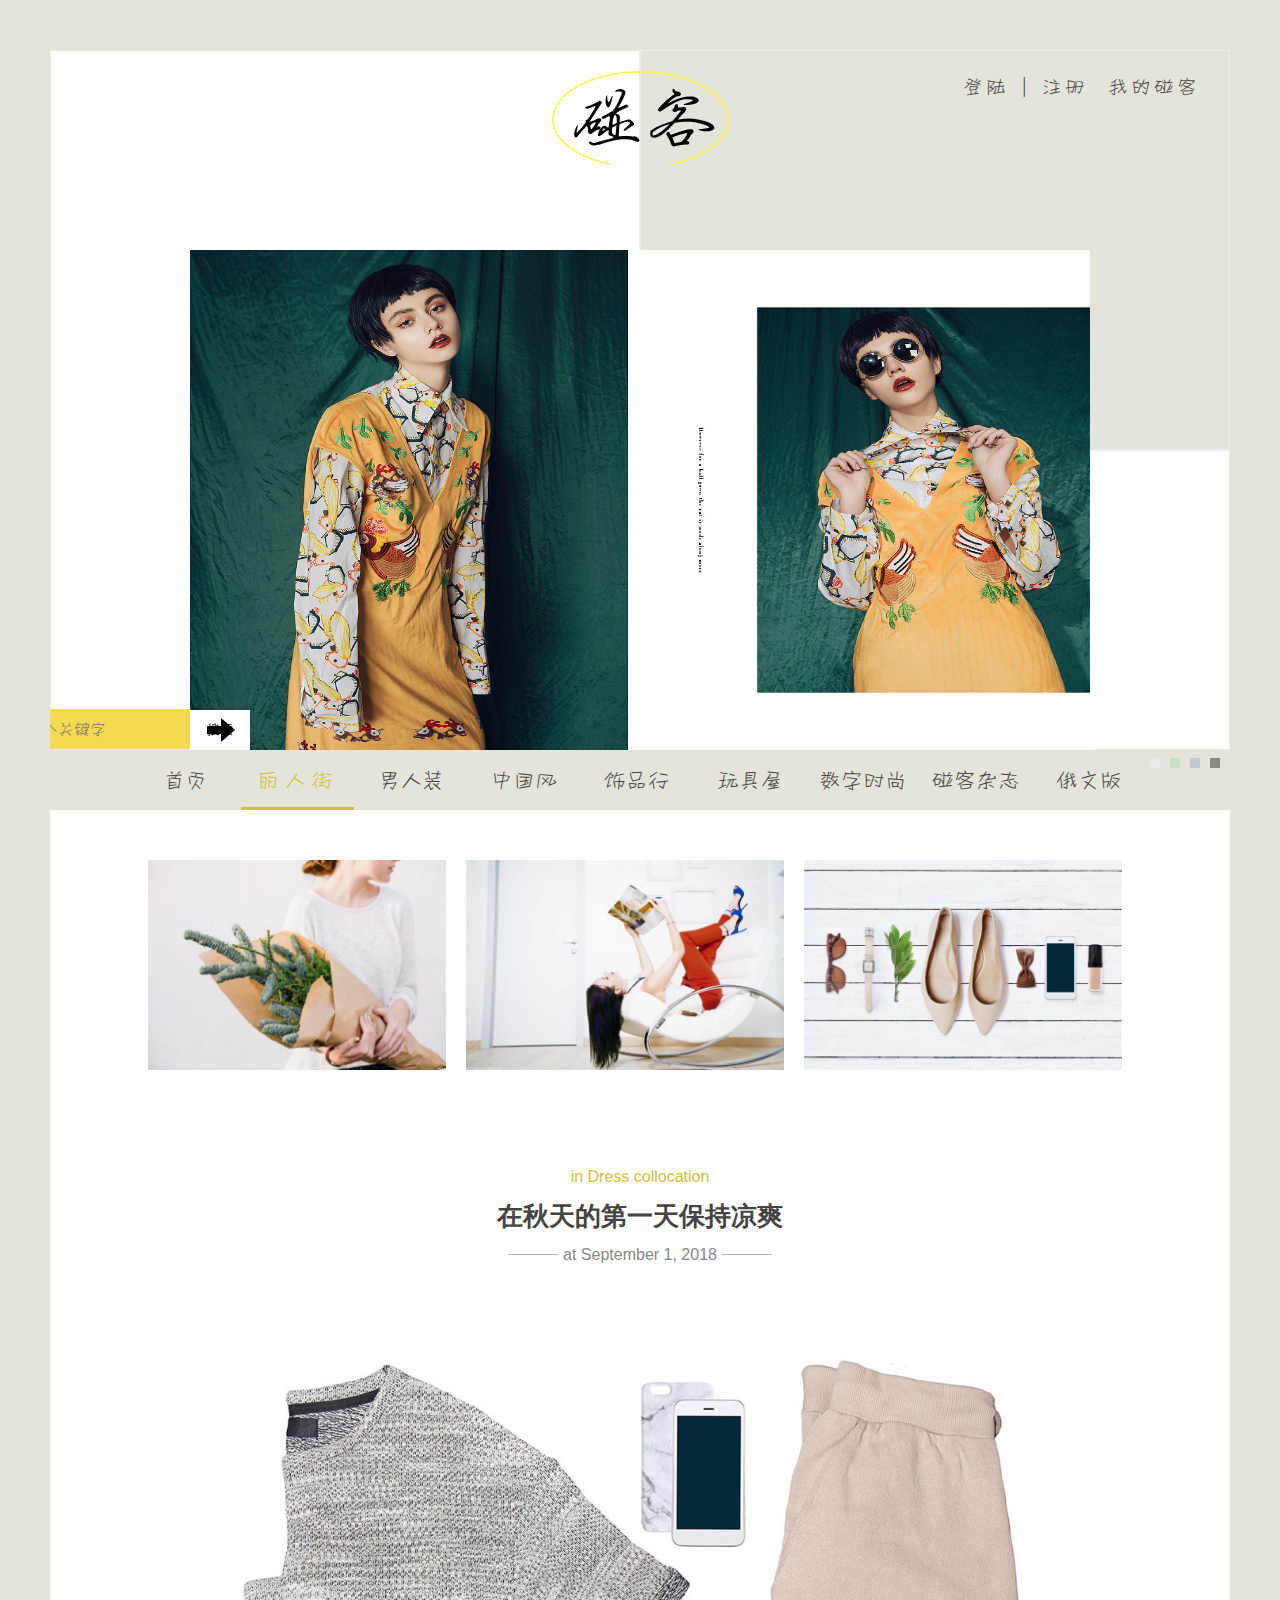
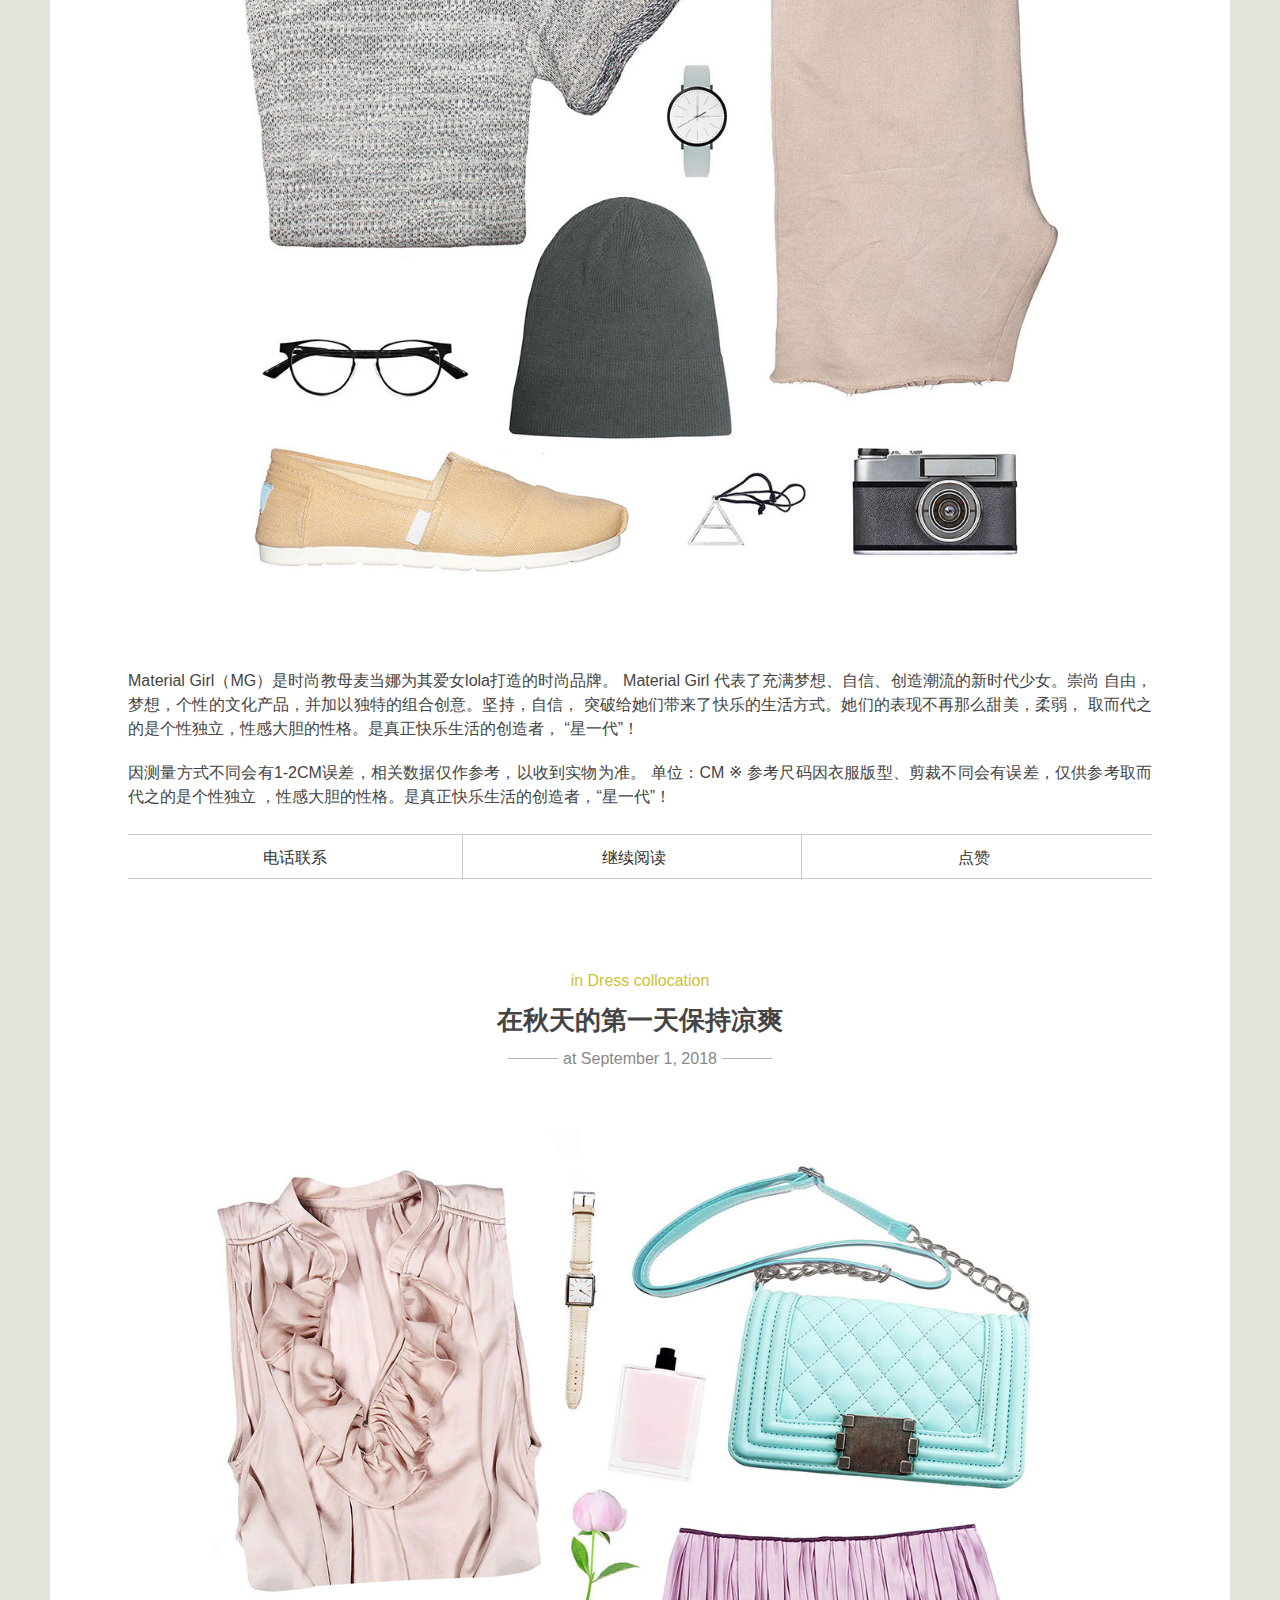
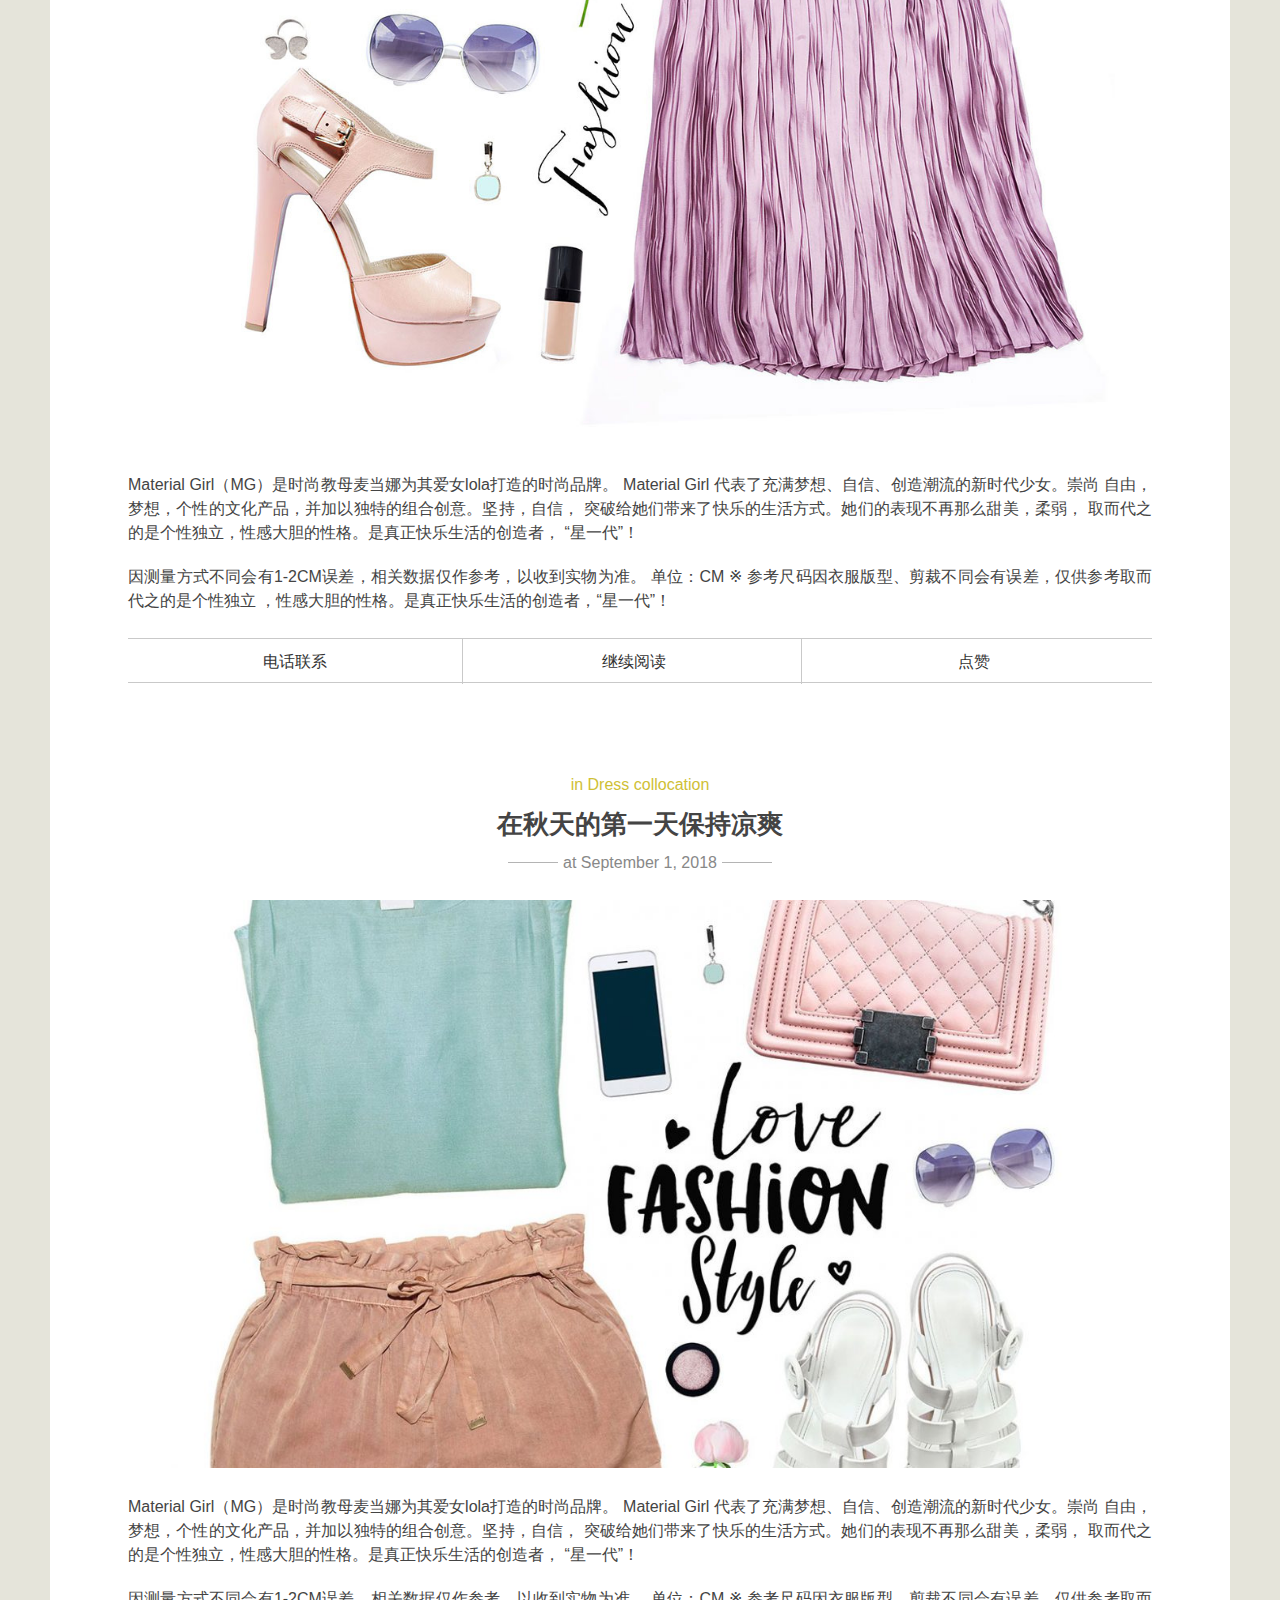
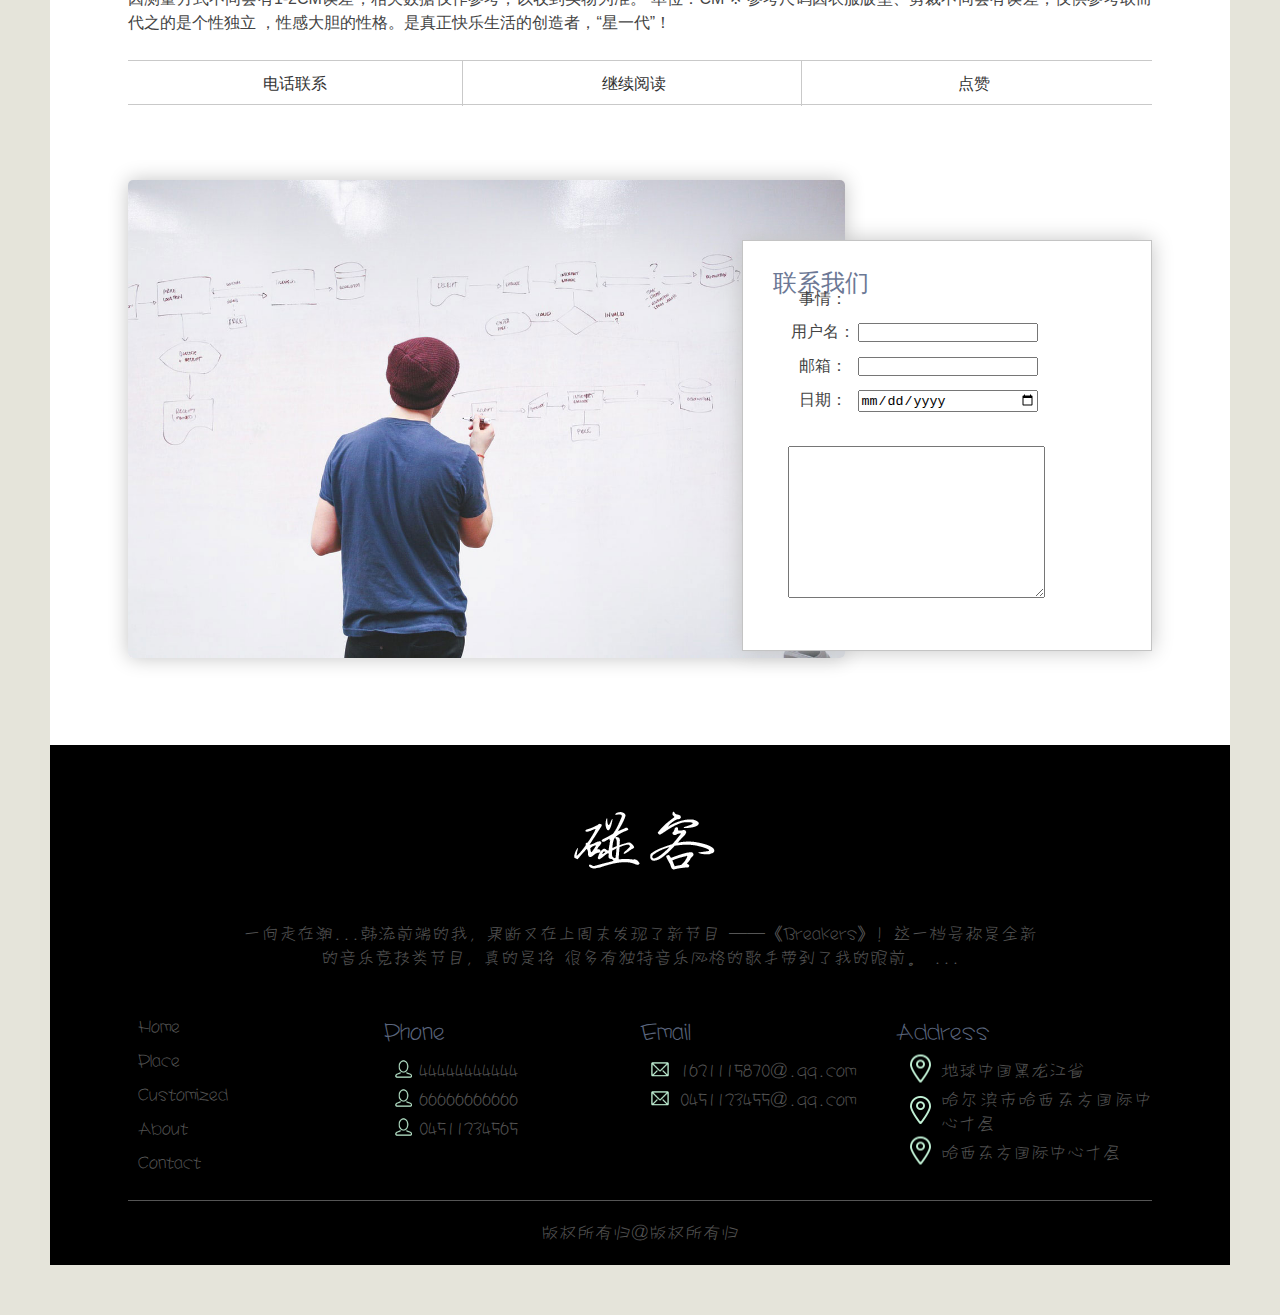
<file: sub_beauty.html>
<!DOCTYPE html>
<html>
<head lang="en">
    <meta charset="UTF-8">
    <title>刘鑫鑫</title>
    <link rel="stylesheet" href="style/top-bottom.css" type="text/css"/>
    <link rel="stylesheet" href="style/sub_beauty_style.css" type="text/css"/>
    <script type="text/javascript" src="js/jquery-1.8.3.min.js"></script>
    <script type="text/javascript" src="js/example.js"></script>
    <script type="text/javascript"  src="js/posfixed.js"></script><!--导航定位-->
</head>
<body>
<header class="o_h">
    <div id="h_bg">
        <ul class="o_h">
            <li class="white1"></li>
            <li class="ash"></li>
            <li class="white2"></li>
        </ul>
    </div>
    <img src="images/Logo.png" id="logo" alt=""/>

    <ul class="small_nav o_a">
        <li class="h_login"><a href="#">登陆 | 注册</a></li>
        <li class="h_my"><a href="#">我的碰客</a></li>
    </ul>
        <div class="banner">
            <img src="images/bg1.jpg" alt="03"/>
        </div>
    <div class="search">
        <input type="text" placeholder="请输入关键字"/><button>搜索</button>
    </div>
</header>
<!-------------------------------------------导航--------------------------------------------->
<nav>
    <ul class="big_nav o_h" id="example-one">
        <li><a href="index.html">首页</a></li>
        <li class="current_page_item"><a href="sub_beauty.html">丽人街</a></li>
        <li><a href="sub_man.html">男人装</a></li>
        <li><a href="#">中国风</a></li>
        <li><a href="#">饰品行</a></li>
        <li><a href="#">玩具屋</a></li>
        <li><a href="#">数字时尚</a></li>
        <li><a href="#">碰客杂志</a></li>
        <li><a href="#">俄文版</a></li>
    </ul>
    <div class="colors">
        <div></div>
        <div></div>
        <div></div>
        <div></div>
    </div>
    <script>
        $(function(){
            $(".colors div").click(function(){
                var ys=$(this).css("background");
                $("nav").css({background:ys});
                var zy=$(this).css("color");
                $("nav a").css({color:zy});
            })
        });
        $(function(){
            $('nav').posfixed({
                distance : 0,
                pos : 'top',
                type : 'while',
                hide : false
            });
        });
    </script>
</nav>
<!--------------------------------------------内容--------------------------------------------------->
    <main class="o_h">
        <article>
            <section class="main_list o_h">
                <ul>
                    <li>
                        <div class="list_layout">
                            <img src="images/beauty/theme1.jpg" alt=""/>
                            <div class="list_text">
                                <h3>衣服衣服</h3>

                            </div>
                        </div>
                    </li>
                    <li>
                        <div class="list_layout">
                            <img src="images/beauty/theme2.jpg" alt=""/>
                            <div class="list_text">
                                <h3>饰品饰品</h3>

                            </div>
                        </div>
                    </li>
                    <li>
                        <div class="list_layout">
                            <img src="images/beauty/theme3.jpg" alt=""/>
                            <div class="list_text">
                                <h3>鞋子鞋子</h3>
                            </div>
                        </div>
                    </li>
                </ul>
            </section>
<!-----------------------------------------------衣服咨询1------------------------------------------>
            <section class="clothes">
                <dl>
                    <dt>
                        <p> in Dress collocation</p>
                        <h1>在秋天的第一天保持凉爽</h1>
                        <time> <span></span>at September 1, 2018<span></span></time>
                    </dt>
                    <dd><img src="images/beauty/main_list1.jpg" alt=""/></dd>
                    <dd>Material Girl（MG）是时尚教母麦当娜为其爱女lola打造的时尚品牌。
                        Material Girl 代表了充满梦想、自信、创造潮流的新时代少女。崇尚
                        自由，梦想，个性的文化产品，并加以独特的组合创意。坚持，自信，
                        突破给她们带来了快乐的生活方式。她们的表现不再那么甜美，柔弱，
                        取而代之的是个性独立，性感大胆的性格。是真正快乐生活的创造者，
                        “星一代”！
                    </dd>
                    <dd>因测量方式不同会有1-2CM误差，相关数据仅作参考，以收到实物为准。 单位：CM
                        ※ 参考尺码因衣服版型、剪裁不同会有误差，仅供参考取而代之的是个性独立
                        ，性感大胆的性格。是真正快乐生活的创造者，“星一代”！
                    </dd>
                    <dd class="clothes_con">
                        <a href="#">电话联系</a>
                        <a href="#">继续阅读</a>
                        <a href="#">点赞</a>
                    </dd>
                </dl>
            </section>
            <section class="clothes">
                <dl>
                    <dt>
                        <p> in Dress collocation</p>
                        <h1>在秋天的第一天保持凉爽</h1>
                        <time> <span></span>at September 1, 2018<span></span></time>
                    </dt>
                    <dd><img src="images/beauty/main_list2.jpg" alt=""/></dd>
                    <dd>Material Girl（MG）是时尚教母麦当娜为其爱女lola打造的时尚品牌。
                        Material Girl 代表了充满梦想、自信、创造潮流的新时代少女。崇尚
                        自由，梦想，个性的文化产品，并加以独特的组合创意。坚持，自信，
                        突破给她们带来了快乐的生活方式。她们的表现不再那么甜美，柔弱，
                        取而代之的是个性独立，性感大胆的性格。是真正快乐生活的创造者，
                        “星一代”！
                    </dd>
                    <dd>因测量方式不同会有1-2CM误差，相关数据仅作参考，以收到实物为准。 单位：CM
                        ※ 参考尺码因衣服版型、剪裁不同会有误差，仅供参考取而代之的是个性独立
                        ，性感大胆的性格。是真正快乐生活的创造者，“星一代”！
                    </dd>
                    <dd class="clothes_con">
                        <a href="#">电话联系</a>
                        <a href="#">继续阅读</a>
                        <a href="#">点赞</a>
                    </dd>
                </dl>
            </section>
            <section class="clothes">
                <dl>
                    <dt>
                        <p> in Dress collocation</p>
                        <h1>在秋天的第一天保持凉爽</h1>
                        <time> <span></span>at September 1, 2018<span></span></time>
                    </dt>
                    <dd><img src="images/beauty/main_list3.jpg" alt=""/></dd>
                    <dd>Material Girl（MG）是时尚教母麦当娜为其爱女lola打造的时尚品牌。
                        Material Girl 代表了充满梦想、自信、创造潮流的新时代少女。崇尚
                        自由，梦想，个性的文化产品，并加以独特的组合创意。坚持，自信，
                        突破给她们带来了快乐的生活方式。她们的表现不再那么甜美，柔弱，
                        取而代之的是个性独立，性感大胆的性格。是真正快乐生活的创造者，
                        “星一代”！
                    </dd>
                    <dd>因测量方式不同会有1-2CM误差，相关数据仅作参考，以收到实物为准。 单位：CM
                        ※ 参考尺码因衣服版型、剪裁不同会有误差，仅供参考取而代之的是个性独立
                        ，性感大胆的性格。是真正快乐生活的创造者，“星一代”！
                    </dd>
                    <dd class="clothes_con">
                        <a href="#">电话联系</a>
                        <a href="#">继续阅读</a>
                        <a href="#">点赞</a>
                    </dd>
                </dl>
            </section>
<!--------------------------------------------------联系我们------------------------------------->
            <section class="content">
                <div class="con_banner">
                    <img src="images/con_bg.jpg" alt=""/>
                </div>
                <dl>
                    <dt>联系我们</dt>
                    <dd>
                        <form action="">
                            <p><label for="u_name">用户名：</label><input id="u_name" type="text"/></p>
                            <p><label for="u_email">邮箱：</label><input id="u_email" type="email"/></p>
                            <p><label for="u_date">日期：</label><input id="u_date" type="date"/></p>
                            <p class="text"><label for="u_tel">事情：</label><textarea name="tel" id="u_tel" cols="30" rows="10">
                            </textarea></p>
                        </form>
                    </dd>
                </dl>
            </section>
        </article>
    </main>
<!---------------------------------------------------页尾------------------------------------------>

<footer class="o_h">
    <dl class="footer_text">
        <dt><img src="images/logo-white.png" alt=""/></dt>
        <dd>
            一向走在潮...韩流前端的我，果断又在上周末发现了新节目
            ——《Breakers》！这一档号称是全新的音乐竞技类节目，真的是将
            很多有独特音乐风格的歌手带到了我的眼前。 ...
        </dd>
    </dl>
    <div class="footer_hd o_h">
        <ul class="footer_nav f_l">
            <li class="nav_text"><a href="#">Home</a></li>
            <li><a href="#">Place</a></li>
            <li><a href="#">Customized</a></li>
            <li><a href="#">About</a></li>
            <li><a href="#">Contact</a></li>
        </ul>
        <dl class="footer_con f_l">
            <dt>Phone</dt>
            <dd>44444444444</dd>
            <dd>66666666666</dd>
            <dd>04511234565</dd>
        </dl>
        <dl class="footer_con con1 f_l">
            <dt>Email</dt>
            <dd>1621115870@.qq.com</dd>
            <dd>0451123455@.qq.com</dd>
        </dl>
        <dl class="footer_con con2 f_l">
            <dt>Address</dt>
            <dd>地球中国黑龙江省</dd>
            <dd>哈尔滨市哈西东方国际中心十层</dd>
            <dd>哈西东方国际中心十层</dd>
        </dl>
    </div>
    <p>版权所有归@版权所有归</p>
</footer>
</body>
</html>
</file>
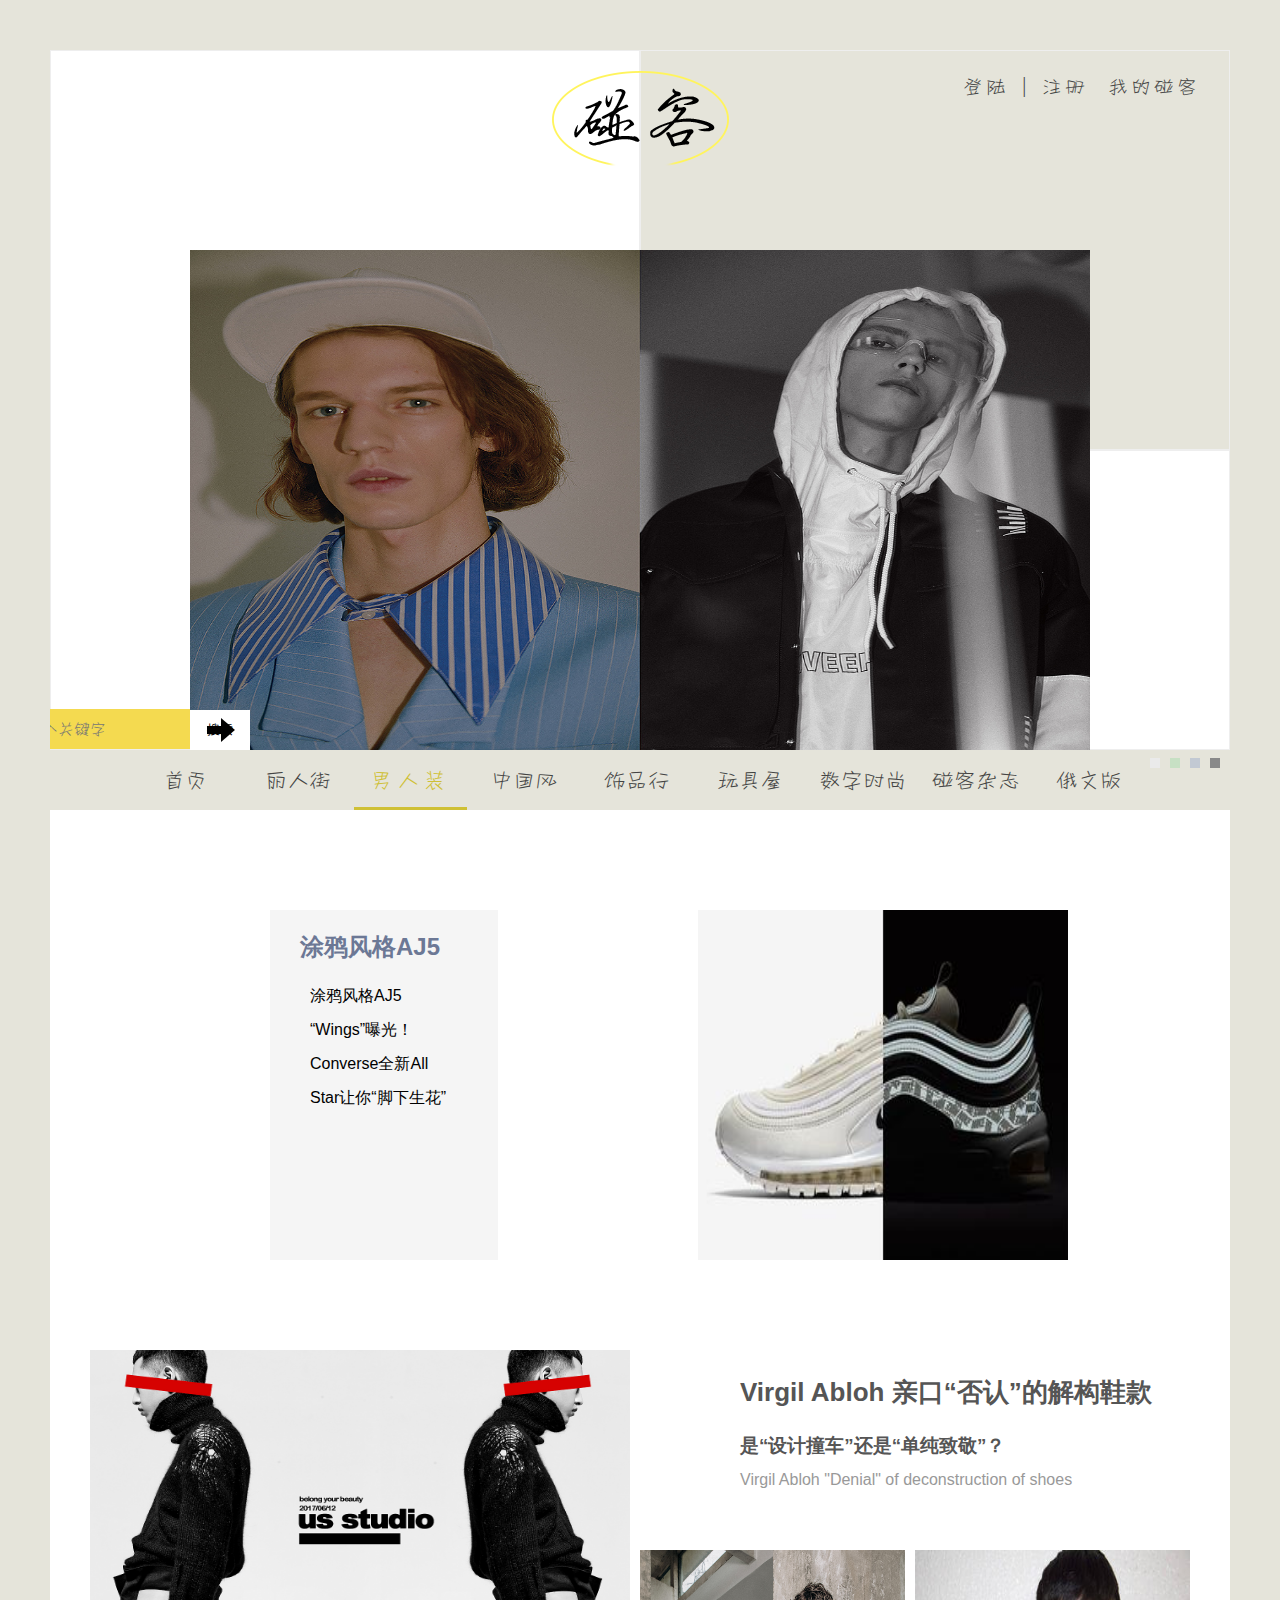
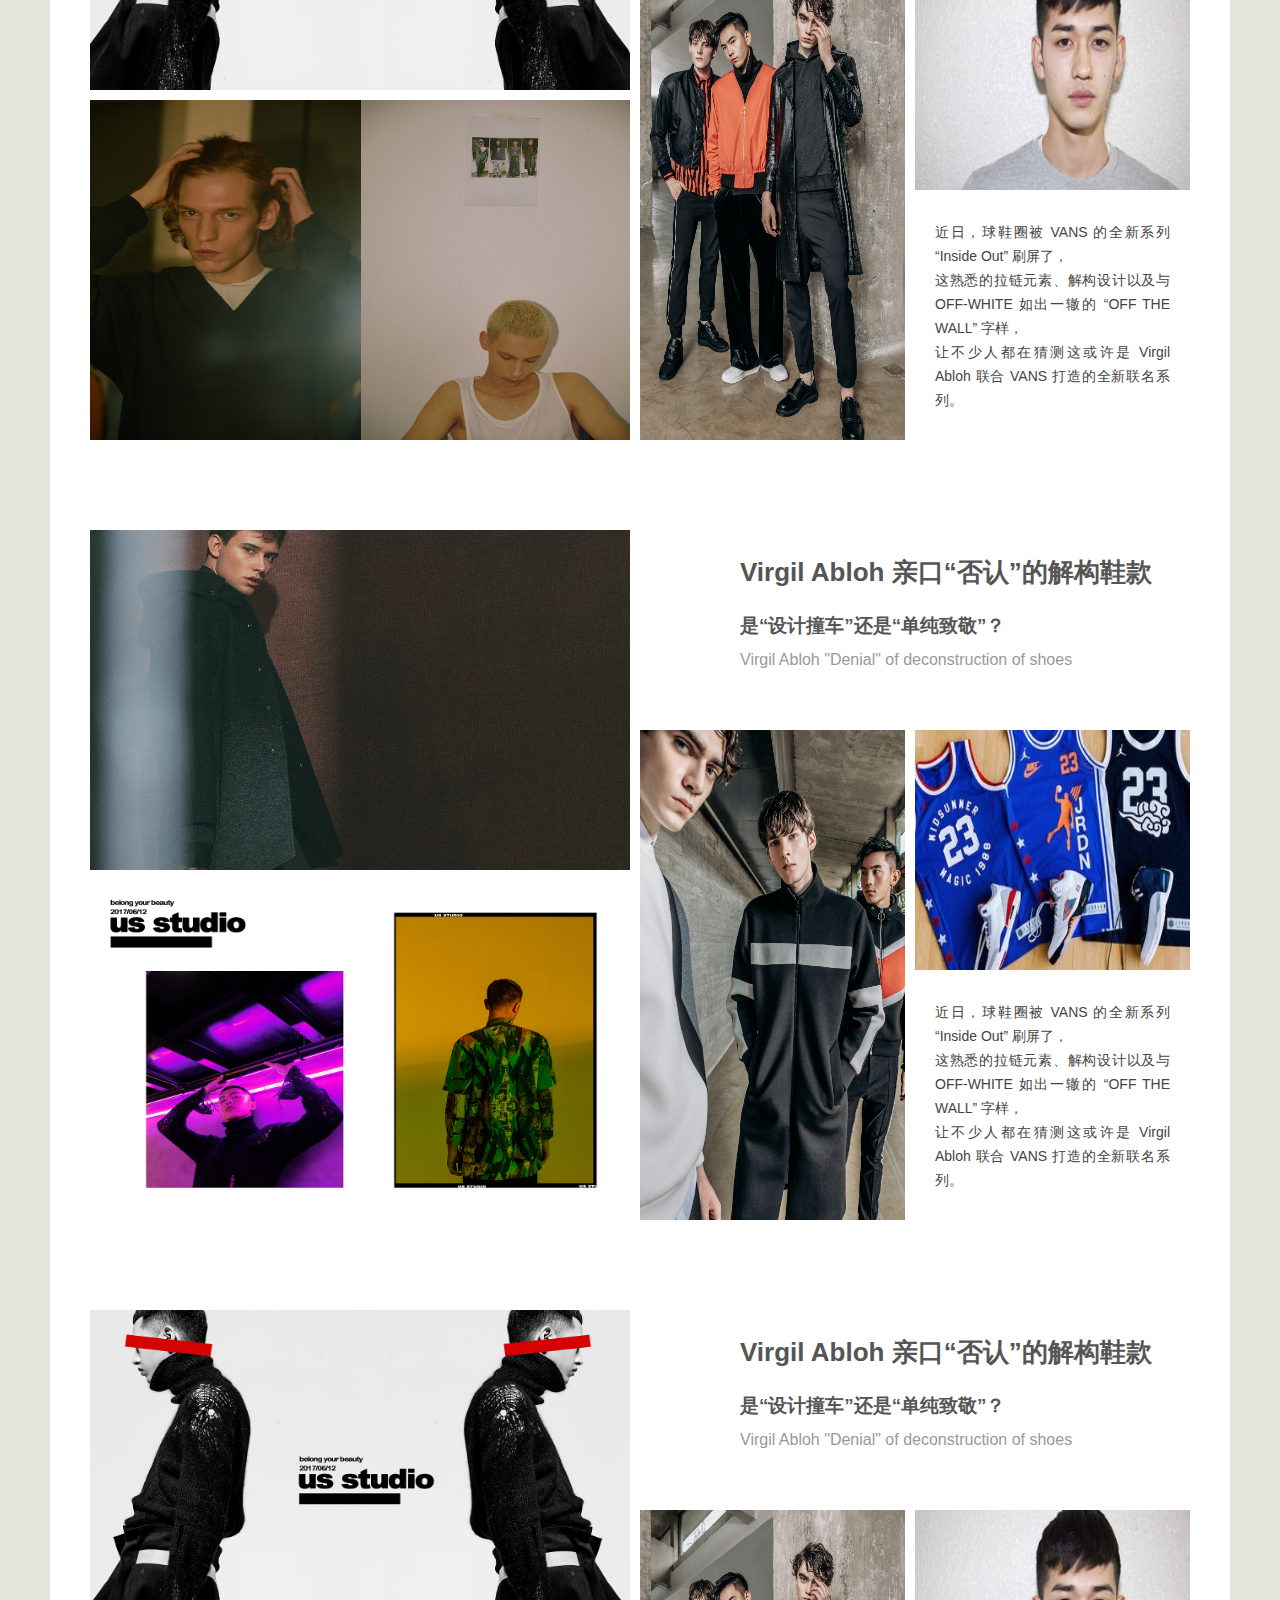
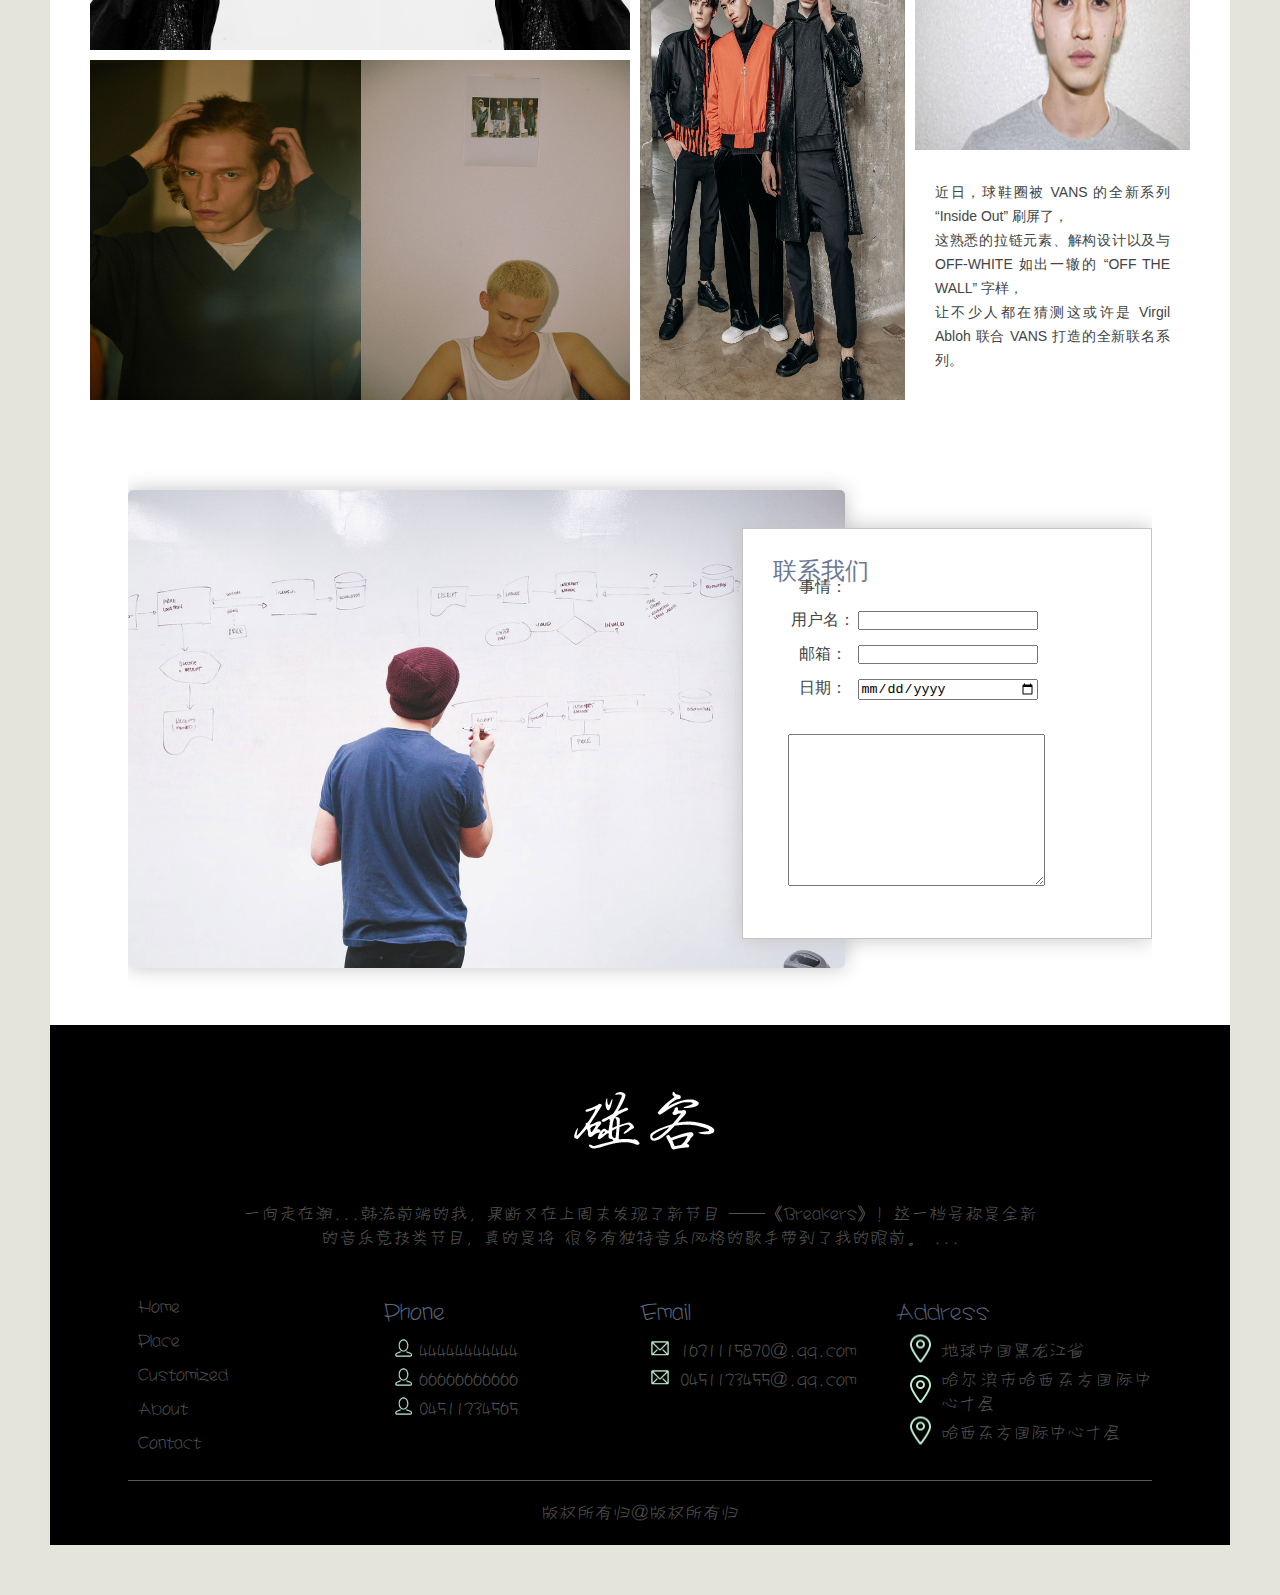
<file: sub_man.html>
<!DOCTYPE html>
<html>
<head lang="en">
    <meta charset="UTF-8">
    <title></title><link rel="stylesheet" href="style/top-bottom.css" type="text/css"/>
    <link rel="stylesheet" href="style/sub_man_style.css" type="text/css"/>
    <script type="text/javascript" src="js/jquery-1.8.3.min.js"></script>
    <script type="text/javascript" src="js/example.js"></script>
    <script type="text/javascript"  src="js/posfixed.js"></script><!--导航定位-->
</head>
<body>
<header class="o_h">
    <div id="h_bg">
        <ul class="o_h">
            <li class="white1"></li>
            <li class="ash"></li>
            <li class="white2"></li>
        </ul>
    </div>
    <img src="images/Logo.png" id="logo" alt=""/>

    <ul class="small_nav o_a">
        <li class="h_login"><a href="#">登陆 | 注册</a></li>
        <li class="h_my"><a href="#">我的碰客</a></li>
    </ul>
    <div class="banner">
        <img src="images/man_banner.jpg" alt="03"/>
    </div>
    <div class="search">
        <input type="text" placeholder="请输入关键字"/><button>搜索</button>
    </div>
</header>
<!-------------------------------------------导航--------------------------------------------->
<nav>
    <ul class="big_nav o_h" id="example-one">
        <li><a href="index.html">首页</a></li>
        <li><a href="sub_beauty.html">丽人街</a></li>
        <li class="current_page_item"><a href="sub_man.html">男人装</a></li>
        <li><a href="#">中国风</a></li>
        <li><a href="#">饰品行</a></li>
        <li><a href="#">玩具屋</a></li>
        <li><a href="#">数字时尚</a></li>
        <li><a href="#">碰客杂志</a></li>
        <li><a href="#">俄文版</a></li>
    </ul>
    <div class="colors">
        <div></div>
        <div></div>
        <div></div>
        <div></div>
    </div>
    <script>
        $(function(){
            $(".colors div").click(function(){
                var ys=$(this).css("background");
                $("nav").css({background:ys});
                var zy=$(this).css("color");
                $("nav a").css({color:zy});
            })
        });
        $(function(){
            $('nav').posfixed({
                distance : 0,
                pos : 'top',
                type : 'while',
                hide : false
            });
        });
    </script>
</nav>
<!--------------------------------------------内容--------------------------------------------------->
<main class="o_h">
    <article>
<!-------------------------------------------涂鸦风格-------------------------------------------->
        <section class="main_graf o_h">
            <ul>
                <li><h1>涂鸦风格AJ5</h1></li>
                <li>涂鸦风格AJ5 </li>
                <li>“Wings”曝光！</li>
                <li>Converse全新All </li>
                <li>Star让你“脚下生花”</li>
            </ul>
            <div><img src="images/man/list1.jpg" alt=""/></div>
        </section>
 <!----------------------------------------内容列表---------------------------------------------->
        <section class="main_list o_h">
            <div class="hd1">
                <ul>
                    <li><img src="images/man/main_list1-1.jpg" alt=""/></li>
                    <li><img src="images/man/main_list1-2.jpg" alt=""/></li>
                </ul>
            </div>
            <div class="hd2 o_h">
                <ul>
                    <li class="hd2_H">
                        <h1>Virgil Abloh 亲口“否认”的解构鞋款</h1>
                        <h3>是“设计撞车”还是“单纯致敬”？</h3>
                        <p>Virgil Abloh  "Denial" of deconstruction of shoes</p>
                    </li>
                    <li class="hd2_Img1"><img src="images/man/main_list1-3.jpg" alt=""/></li>
                    <li class="hd2_Img2"><img src="images/man/main_list1-4.jpg" alt=""/></li>
                    <li class="hd2_text"><p>近日，球鞋圈被 VANS 的全新系列 “Inside Out” 刷屏了，</p>
                        <p>这熟悉的拉链元素、解构设计以及与 OFF-WHITE 如出一辙的 “OFF THE WALL” 字样，</p>
                        <p> 让不少人都在猜测这或许是 Virgil Abloh 联合 VANS 打造的全新联名系列。</p></li>
                </ul>
            </div>
        </section>
        <section class="main_list o_h">
            <div class="hd1">
                <ul>
                    <li><img src="images/man/main_list2-1.jpg" alt=""/></li>
                    <li><img src="images/man/main_list2-2.jpg" alt=""/></li>
                </ul>
            </div>
            <div class="hd2 o_h">
                <ul>
                    <li class="hd2_H">
                        <h1>Virgil Abloh 亲口“否认”的解构鞋款</h1>
                        <h3>是“设计撞车”还是“单纯致敬”？</h3>
                        <p>Virgil Abloh  "Denial" of deconstruction of shoes</p>
                    </li>
                    <li class="hd2_Img1"><img src="images/man/main_list2-3.jpg" alt=""/></li>
                    <li class="hd2_Img2"><img src="images/man/main_list2-4.jpg" alt=""/></li>
                    <li class="hd2_text"><p>近日，球鞋圈被 VANS 的全新系列 “Inside Out” 刷屏了，</p>
                        <p>这熟悉的拉链元素、解构设计以及与 OFF-WHITE 如出一辙的 “OFF THE WALL” 字样，</p>
                        <p> 让不少人都在猜测这或许是 Virgil Abloh 联合 VANS 打造的全新联名系列。</p></li>
                </ul>
            </div>
        </section>
        <section class="main_list o_h">
            <div class="hd1">
                <ul>
                    <li><img src="images/man/main_list1-1.jpg" alt=""/></li>
                    <li><img src="images/man/main_list1-2.jpg" alt=""/></li>
                </ul>
            </div>
            <div class="hd2 o_h">
                <ul>
                    <li class="hd2_H">
                        <h1>Virgil Abloh 亲口“否认”的解构鞋款</h1>
                        <h3>是“设计撞车”还是“单纯致敬”？</h3>
                        <p>Virgil Abloh  "Denial" of deconstruction of shoes</p>
                    </li>
                    <li class="hd2_Img1"><img src="images/man/main_list1-3.jpg" alt=""/></li>
                    <li class="hd2_Img2"><img src="images/man/main_list1-4.jpg" alt=""/></li>
                    <li class="hd2_text"><p>近日，球鞋圈被 VANS 的全新系列 “Inside Out” 刷屏了，</p>
                        <p>这熟悉的拉链元素、解构设计以及与 OFF-WHITE 如出一辙的 “OFF THE WALL” 字样，</p>
                        <p> 让不少人都在猜测这或许是 Virgil Abloh 联合 VANS 打造的全新联名系列。</p></li>
                </ul>
            </div>
        </section>

<!--------------------------------------------------联系我们------------------------------------->
<section class="content o_h">
    <div class="con_banner">
        <img src="images/con_bg.jpg" alt=""/>
    </div>
    <dl>
        <dt>联系我们</dt>
        <dd>
            <form action="">
                <p><label for="u_name">用户名：</label><input id="u_name" type="text"/></p>
                <p><label for="u_email">邮箱：</label><input id="u_email" type="email"/></p>
                <p><label for="u_date">日期：</label><input id="u_date" type="date"/></p>
                <p class="text"><label for="u_tel">事情：</label><textarea name="tel" id="u_tel" cols="30" rows="10">
                </textarea></p>
            </form>
        </dd>
    </dl>
</section>
</article>
</main>
<!---------------------------------------------------页尾------------------------------------------>
<footer class="o_h">
    <dl class="footer_text">
        <dt><img src="images/logo-white.png" alt=""/></dt>
        <dd>
            一向走在潮...韩流前端的我，果断又在上周末发现了新节目
            ——《Breakers》！这一档号称是全新的音乐竞技类节目，真的是将
            很多有独特音乐风格的歌手带到了我的眼前。 ...
        </dd>
    </dl>
    <div class="footer_hd o_h">
        <ul class="footer_nav f_l">
            <li class="nav_text"><a href="#">Home</a></li>
            <li><a href="#">Place</a></li>
            <li><a href="#">Customized</a></li>
            <li><a href="#">About</a></li>
            <li><a href="#">Contact</a></li>
        </ul>
        <dl class="footer_con f_l">
            <dt>Phone</dt>
            <dd>44444444444</dd>
            <dd>66666666666</dd>
            <dd>04511234565</dd>
        </dl>
        <dl class="footer_con con1 f_l">
            <dt>Email</dt>
            <dd>1621115870@.qq.com</dd>
            <dd>0451123455@.qq.com</dd>
        </dl>
        <dl class="footer_con con2 f_l">
            <dt>Address</dt>
            <dd>地球中国黑龙江省</dd>
            <dd>哈尔滨市哈西东方国际中心十层</dd>
            <dd>哈西东方国际中心十层</dd>
        </dl>
    </div>
    <p>版权所有归@版权所有归</p>
</footer>
</body>
</html>
</file>
<file: style/top-bottom.css>
* {
    margin:0;
    padding:0;
    -webkit-box-sizing: border-box;
    -moz-box-sizing: border-box;
    box-sizing: border-box;
}
@font-face {
    font-family: yy;
    src: url(../font/迷你简丫丫.ttf);
}
@font-face {
    font-family: yw;
    src: url(../font/禹卫书法行书简体.ttf);
}
@font-face {
    font-family: xw;
    src: url(../font/华文新魏.TTF);
}
body {
    font-family:/* "微软雅黑",*/ "宋体", Arial;
    line-height: 1.5em;
    color: #444;
    text-align: justify;
}
ul,ol{
    list-style-type:none;
}
a{
    text-decoration:none;
    color: #444;
}
img{
    border: 0px;
    border: none;
}
.f_l{
    float: left;
}
.f_r{
    float: right;
}
.o_h{
    overflow: hidden;
}
.o_a{
    overflow: auto;
}
.bold{
    font-weight: bold;
}
.blue{
    color: #317ed7;
}
.red{
    color: #e52b16;
}
.orange{
    color:#e8a929 ;
}
.p-10{
    padding: 10px;
}
.m-10{
    margin: 10px;
}
/*---------------------------------------------页首-----------------------------------------------*/
header{
    width: 100%;
    min-width: 1024px;
    height: 700px;
    position: relative;
}
header #h_bg ul{
    width: 100%;
    min-width: 1024px;
    height: 700px;
}
header #h_bg li{
    width: 50%;
    height: 300px;
    float: left;
    border: 1px solid #eee;
}
header #h_bg li.white1{
    width: 50%;
    height: 700px;
}
header #h_bg li.ash{
    height: 400px;
    background: #E5E4DA;
}
#logo{
    width: 200px;
    position: absolute;
    top: 20px;
    left: 50%;
    margin-left: -100px;
}
header .banner{
    width: 900px;
    height: 500px;
    position: absolute;
    left: 50%;
    top: 200px;
    margin-left: -450px;
}
header .banner img{
    width: 100%;
    height: 100%;
}
/*-------------------------------------弹性拖拽--------------------------------------*/
header .elasticstack{
    position: absolute;
    left: 50%;
    top: 185px;
    margin-left: -450px;
    height: 420px;
    width: 900px;
    -webkit-perspective: 1000px;
    -webkit-perspective-origin: 50% 150%;
    perspective: 1000px;
    perspective-origin: 50% 150%;
}
.elasticstack li {
    position: absolute;
    z-index: 1;
    width: 900px;
    height: 500px;
    border:20px solid #fff;
    box-shadow: 0 10px 8px -7px rgba(0,0,0,0.12), 0 0 5px rgba(0,0,0,0.1);
    opacity: 0;
    cursor: pointer;
    -webkit-transform: translate3d(0,0,-180px);
    transform: translate3d(0,0,-180px);
    -webkit-transform-style: preserve-3d;
    transform-style: preserve-3d;
}
header .elasticstack img{
    width: 100%;
    height: 100%;
}
.elasticstack li.animate {
    -webkit-transition: all 0.3s ease-out;
    transition: all 0.3s ease-out;
}
.elasticstack li.move-back {
    -webkit-transition-timing-function: cubic-bezier(0.175, 0.885, 0.470, 1);
    -webkit-transition-timing-function: cubic-bezier(0.175, 0.885, 0.470, 1.515);
    transition-timing-function: cubic-bezier(0.175, 0.885, 0.470, 1.515);
}
/*----------------------------------------------弹性拖拽结束---------------------------------*/
header .search{
    position: absolute;
    bottom: 0;
    left: 50%;
    margin-left: -640px;
}
header .search input{
    border: 0;
    background: #f4da50;
    width: 190px;
    height: 40px;
    padding-left: 10px;
    font-size: 16px;
    font-family: yy;
}
header .search button{
    background: url("../images/right.png") center no-repeat #fff;
    height: 40px;
    width: 60px;
    border: 0;
}
header .small_nav{
    font-family: yy;
    font-size: 20px;
    position: absolute;
    top: 20px;
    right: 20px;
}
header .small_nav li{
    float: left;
    padding: 0 10px;
}
header .small_nav li a{
    padding: 5px 0;
    display: block;
    letter-spacing: 3px;
}
header .small_nav li a:hover{
    color: #cfc035;
    border-bottom: 2px solid #e8d73c;
}
/*---------------------------------------------------导航------------------------------------*/
nav{
    background: #E5E4DA;
    height: 60px;
    width: 100%;
    min-width: 1024px;
    position: relative;
    z-index: 9999;
}
nav .big_nav{
    font-family: yy;
    font-size: 22px;
    text-align: center;
    line-height: 60px;
    width: 1024px;
    margin: 0 auto;
    position: relative;
}
nav .big_nav li{
    float: left;
}
nav .big_nav a{
    display: block;
    height: 60px;
    width: 113px;
    text-transform:uppercase
}
#magic-line{
    position:absolute;
    bottom:0;left:0;
    width:113px;
    height:3px;
    background:#cfc035;
}
.current_page_item a{
    color:#cfc035 !important;
    letter-spacing: 5px;
}
nav .big_nav a:hover{
    color: #cfc035;
    letter-spacing: 3px;
    animation: up 1s 1;
}
@keyframes up {
    0%{
        opacity: 0;
        letter-spacing: 1px;
    }
    100%{
        letter-spacing: 3px;
        opacity: 1;
    }
}
.colors{
    height: 10px;
    float: right;
    margin-top: -52px;
}
.colors div{
    width: 10px;
    height: 10px;
    margin-right: 10px;
    float: left;
}
.colors{
    color: #cfc035;
}
.colors div:nth-child(1){
    background: #eaeaea;
    color: #444;
}
.colors div:nth-child(2){
    background: #c7e0c4;
    color: #444;
}
.colors div:nth-child(3){
    background: #c2c9d3;
    color: #fff;
}
.colors div:nth-child(4){
    background: #898989;
    color: #fff;
}
main{
    width: 100%;
    min-width: 1024px;
}
/*----------------------------------------------------页尾-------------------------------------*/
footer{
    background: #000;
    color: #555;
    padding-top: 30px;
    font-family: yy;
    font-size: 18px;
}
footer .footer_text{
    padding: 20px 0;
    text-align: center;
    width: 800px;
    margin: 0 auto;
}
footer .footer_text dd{
    padding-top: 20px;
}
footer .footer_hd{
    width: 1024px;
    margin: 0 auto;
    border-bottom: 1px solid #555;
}
footer .footer_nav{
    width: 25%;
    padding: 20px 10px;
}
footer .footer_nav a{
    color: #555;
    display: block;
    padding: 5px 0;
}
footer .footer_nav a:hover{
    color: #eed045;
}
footer .footer_con{
    width: 25%;
    padding-top: 20px;
}
footer .footer_con dt{
    font-size: 24px;
    color: #5b667e;
    padding: 10px 0;
}
footer .footer_con dd{
    background: url("../images/phone.png") no-repeat 10px center;
    background-size: 20px;
    padding: 5px 0 0 35px;
}
footer .con1 dd{
    background: url("../images/email.png") no-repeat 10px center;
    background-size: 20px;
    padding: 5px 0 0 40px;}
footer .con2 dd{
    background-size: 18px;
    background: url("../images/location.png") no-repeat 10px center;
    padding: 5px 0 0 45px;}
footer>p{
    width: 200px;
    text-align: center;
    color: #555;
    margin: 0 auto;
    padding: 20px 0;
}
</file>
<file: style/sub_beauty_style.css>
body{
    background: #E5E4DA;
    padding: 50px;

}
header,main{
    background: #ffffff;
}

/*-----------------------------------------------内容------------------------------------------------*/
main section{
    padding: 30px 0;
    width: 1024px;
    margin: 0 auto;
}
main .main_list li{
    width: 33%;
    height: 250px;
    float: left;
    padding:20px 20px 20px 0;
}
main .main_list li:nth-child(1){
    padding: 20px;
}
main .main_list .list_layout{
    background-color: #000;
    position: relative;
    width: 100%;
    height: 100%;
    background-image:-webkit-linear-gradient(-20deg,rgba(255,255,255,.0) 170px,
    rgba(255, 255, 255, 1) 210px, rgba(255, 255, 255, 1) 240px,
    rgba(255,255,255,0) 280px);
    background-position: -170px 0;
    background-repeat: no-repeat;
    overflow: hidden;
}
main .main_list li:hover .list_layout{
    background-position: 500px 0;
    transition: 1s all;
}
main .main_list li:hover .list_text{
    display: block;
    transition: 1s all;
}
main .main_list li:hover img{
    opacity: .6;
    transition: .5s all;
    transform: scale(1.1);
}
main .main_list .list_layout img{
    width: 100%;
    height: 100%;
}
main .main_list .list_layout .list_text{
    font-family: xw;
    width: 40%;
    height: 40px;
    background: #fff;
    text-align: center;
    display: none;
    line-height: 40px;
    position: absolute;
    top: 90px;
    left: 30%;
}
main .main_list li:hover .list_text{
    display: block;
}
main .main_list .list_layout .list_text h3{
    color: #6c7895;
    font-size: 18px;
    font-weight: 500;
}
main .main_list .list_layout .list_text:hover h3{
    color: #cfc035;
}
/*-------------------------------------------------------衣服搭配------------------------------------*/
.clothes dt{
    text-align: center;
}
.clothes dt p{
    color: #cfc035;
    padding: 15px 0;
}
.clothes dt h1{
    font-size: 26px;
}
.clothes time{
    display: block;
    color: #888;
    padding: 15px 0;
}
.clothes time span{
    display: inline-block;
    height: 1px;
    width: 50px;
    background: #b4b4b4;
    margin: 5px;
}
.clothes dd{
    padding: 10px 0;
}
.clothes  dd img{
    width: 950px;
    margin-left: 37px;
}
.clothes  dd img:hover{
    opacity: .7;
}
.clothes .clothes_con{
    padding: 0;
    margin: 15px 0;
    border-top: 1px solid #c9c9c9;
    border-bottom: 1px solid #c9c9c9;
    height: 45px;
}
.clothes .clothes_con a{
    color: #333;
    text-align: center;
    display: inline-block;
    line-height: 45px;
    width: 335px;
    height: 45px;
    border-right: 1px solid #c9c9c9;
}
.clothes .clothes_con a:last-child{
    border: 0;
}
.clothes .clothes_con a:hover{
    color: #cfc035;
}
/*---------------------------------------联系我们---------------------------------------*/
.content{
    position: relative;
    padding-bottom: 80px;
}
.content .con_banner{
    width: 70%;
}
.content .con_banner img{
    width: 100%;
    border-radius: 5px;
    box-shadow: 0 0 20px #c4c4c4;
}
.content dl{
    width: 40%;
    position: absolute;
    top: 15%;
    right: 0;
    background: #ffffff;
    border: 1px solid #c4c4c4;
    box-shadow: 0 0 20px #c4c4c4;
    padding: 20px;
}
.content dl dt{
    font-size: 24px;
    color: #6c7895;
    padding: 10px 0 0 10px;
}
.content form{
    padding: 20px;
}
.content form p{
    padding: 5px;
}
.content form label{
    display: inline-block;
    width: 70px;
    text-align: center;
}
.content form input{
    width: 180px;
}
.content form .text label{
    position: relative;
    top: -135px;
}
.content
.content
</file>
<file: style/sub_man_style.css>
body{
    background: #E5E4DA;
    padding: 50px;
}
header,main{
    background: #ffffff;
}
main .main_graf{
    padding: 100px 20px 40px;
}
main .main_graf ul{
    background: #F5F5F5;
    width:20%;
    height: 350px;
    float: left;
    margin-left: 200px;
    padding: 20px 30px;
}
main .main_graf div{
    float: left;
    width: 50%;
    height:350px;
    padding-left: 200px;
}
main .main_graf img{
    width: 100%;
    height: 100%;
}
main .main_graf ul li{
    padding: 5px 10px;
    color: #000;
}
main .main_graf ul h1{
    color: #6c7895;
    font-size: 24px;
    margin-left: -10px;
    padding-bottom: 15px;
}
/*---------------------------------------内容列表-----------------------------------------------*/
main .main_list{
    padding: 40px;
}
main .main_list div{
    width: 50%;
    float: left;
}
main .main_list img{
    width: 100%;
    height: 100%;
    overflow: hidden;
}
main .main_list li:hover img{
    opacity: .8;
}
main .main_list .hd1 li{
    padding:  10px 10px 0 0;
    height: 350px;
}
main .main_list .hd2 li{
    float: left;
    padding: 10px 10px 0 0;
}
main .main_list .hd2 .hd2_H{
    width: 100%;
    height: 200px;
    padding: 20px 0 0 100px;
    color: #555;
}
main .main_list .hd2 .hd2_H h1{
    font-size: 26px;
    padding: 20px 0;
}
main .main_list .hd2 .hd2_H h3{
    padding: 10px 0;
}
main .main_list .hd2 .hd2_H p{
    color: #999;
}
main .main_list .hd2 .hd2_Img1{
    width: 50%;
    height: 500px;
}
main .main_list .hd2 .hd2_Img2{
    width: 50%;
    height: 250px;
    padding-right: 0;
}
main .main_list .hd2 .hd2_text{
    width: 50%;
    height: 250px;
    padding: 30px 20px;
    font-size: 14px;
}



/*---------------------------------------联系我们---------------------------------------*/
.content{
    width: 1024px;
    margin: 0 auto;
    position: relative;
    padding: 50px 0;
}
.content .con_banner{
    width: 70%;
}
.content .con_banner img{
    width: 100%;
    border-radius: 5px;
    box-shadow: 0 0 20px #c4c4c4;
}
.content dl{
    width: 40%;
    position: absolute;
    top: 15%;
    right: 0;
    background: #ffffff;
    border: 1px solid #c4c4c4;
    box-shadow: 0 0 20px #c4c4c4;
    padding: 20px;
}
.content dl dt{
    font-size: 24px;
    color: #6c7895;
    padding: 10px 0 0 10px;
}
.content form{
    padding: 20px;
}
.content form p{
    padding: 5px;
}
.content form label{
    display: inline-block;
    width: 70px;
    text-align: center;
}
.content form input{
    width: 180px;
}
.content form .text label{
    position: relative;
    top: -135px;
}
</file>
